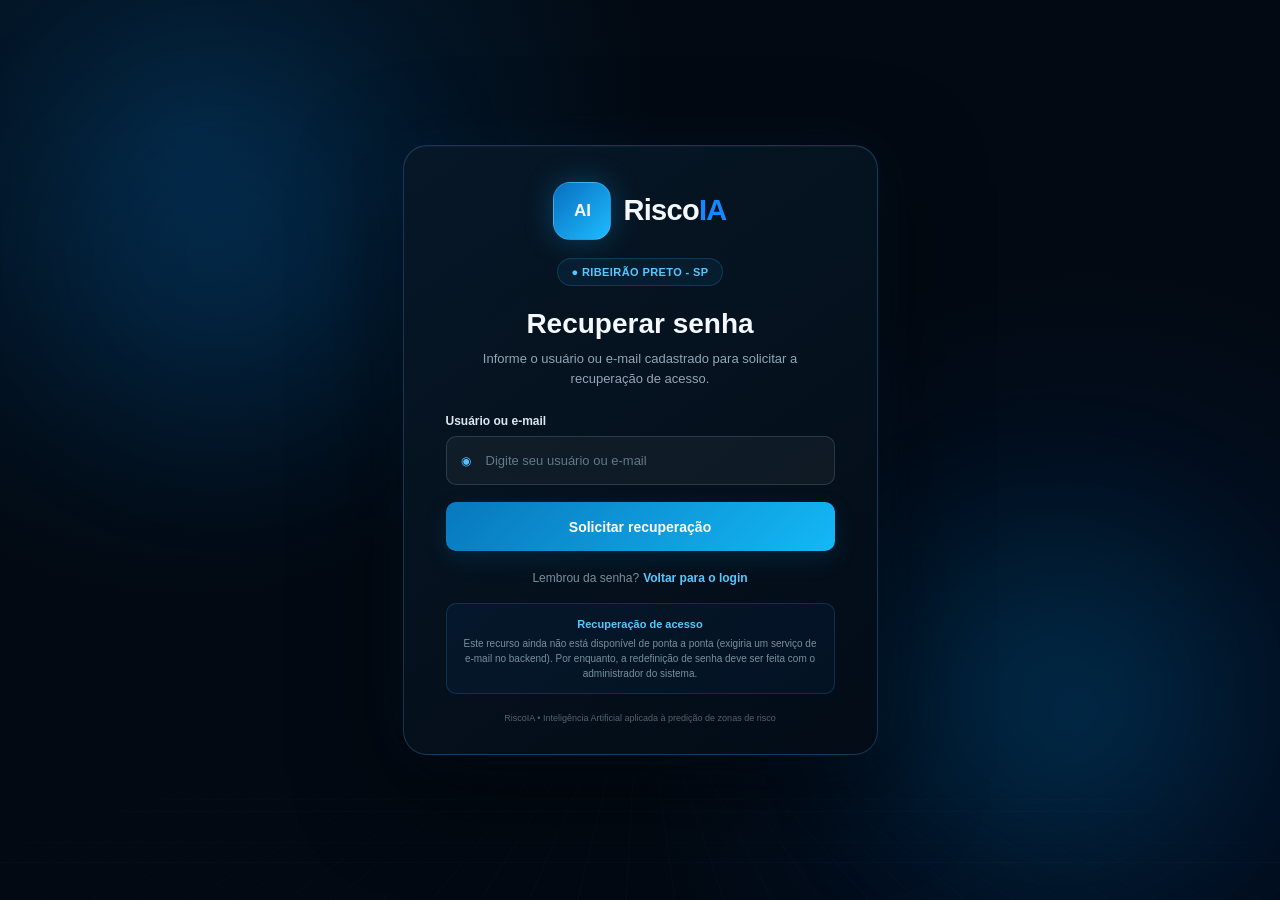
<file: frontend/forgot-password.html>
<!DOCTYPE html>
<html lang="pt-BR">
<head>
    <meta charset="UTF-8">
    <meta name="viewport" content="width=device-width, initial-scale=1.0">
    <title>RiscoIA | Recuperar senha</title>
    <link rel="stylesheet" href="login.css">
    <link rel="stylesheet" href="enhancements.css">
</head>
<body>
<div class="background">
    <div class="grid"></div>
    <div class="glow glow-one"></div>
    <div class="glow glow-two"></div>
</div>

<main class="login-container">
    <section class="login-card recovery-card" aria-labelledby="recoveryTitle">
        <div class="brand">
            <div class="logo-icon"><span>AI</span></div>
            <div class="brand-name">Risco<span>IA</span></div>
        </div>

        <div class="location">● RIBEIRÃO PRETO - SP</div>

        <div class="heading">
            <h1 id="recoveryTitle">Recuperar senha</h1>
            <p>Informe o usuário ou e-mail cadastrado para solicitar a recuperação de acesso.</p>
        </div>

        <form id="recoveryForm" class="auth-form" novalidate>
            <div class="input-group">
                <label for="recoveryIdentity">Usuário ou e-mail</label>
                <div class="input-wrapper">
                    <span class="input-icon">◉</span>
                    <input id="recoveryIdentity" type="text" autocomplete="username"
                           placeholder="Digite seu usuário ou e-mail" required>
                </div>
            </div>

            <button type="submit" class="login-button recovery-button" id="recoveryButton">
                Solicitar recuperação
            </button>

            <div id="recoveryMessage" class="message hidden" role="status" aria-live="polite"></div>
        </form>

        <div class="switch-auth recovery-back-area">
            <span>Lembrou da senha?</span>
            <a href="login.html" class="recovery-back">Voltar para o login</a>
        </div>

        <div class="recovery-info">
            <strong>Recuperação de acesso</strong>
            <span>Este recurso ainda não está disponível de ponta a ponta (exigiria um serviço de e-mail no backend). Por enquanto, a redefinição de senha deve ser feita com o administrador do sistema.</span>
        </div>

        <footer>
            RiscoIA • Inteligência Artificial aplicada à predição de zonas de risco
        </footer>
    </section>
</main>

<script src="utils.js"></script>
<script src="enhancements.js"></script>
</body>
</html>
</file>
<file: frontend/login.css>
* {
    margin: 0;
    padding: 0;
    box-sizing: border-box;
}

:root {
    --blue: #1688ff;
    --blue-light: #28baff;
    --bg: #020912;
    --card: rgba(5, 18, 31, 0.94);
    --text: #f4f8fc;
    --muted: #91a7b6;
}

body {
    min-height: 100vh;
    font-family: Arial, Helvetica, sans-serif;
    color: var(--text);
    background:
        radial-gradient(circle at 15% 15%, rgba(11, 111, 184, .24), transparent 35%),
        radial-gradient(circle at 85% 80%, rgba(0, 102, 255, .12), transparent 35%),
        #020912;
    overflow-x: hidden;
}

.background {
    position: fixed;
    inset: 0;
    overflow: hidden;
    z-index: 0;
}

.grid {
    position: absolute;
    inset: -20%;
    opacity: .18;
    background-image:
        linear-gradient(rgba(40, 180, 255, .15) 1px, transparent 1px),
        linear-gradient(90deg, rgba(40, 180, 255, .15) 1px, transparent 1px);
    background-size: 55px 55px;
    transform: perspective(700px) rotateX(58deg) scale(1.5);
    transform-origin: center bottom;
}

.glow {
    position: absolute;
    width: 320px;
    height: 320px;
    border-radius: 50%;
    filter: blur(90px);
    opacity: .12;
}

.glow-one {
    background: #008cff;
    left: 5%;
    top: 10%;
}

.glow-two {
    background: #00c8ff;
    right: 5%;
    bottom: 5%;
}

.login-container {
    position: relative;
    z-index: 1;
    min-height: 100vh;
    display: flex;
    align-items: center;
    justify-content: center;
    padding: 28px;
}

.login-card {
    width: 100%;
    max-width: 475px;
    padding: 36px 42px 30px;
    border: 1px solid rgba(54, 184, 255, .25);
    border-radius: 24px;
    background: linear-gradient(145deg, rgba(7, 24, 40, .97), rgba(3, 12, 22, .96));
    box-shadow:
        0 30px 100px rgba(0,0,0,.55),
        0 0 60px rgba(0, 148, 255, .08),
        inset 0 1px 0 rgba(255,255,255,.04);
    backdrop-filter: blur(18px);
}

.brand {
    display: flex;
    align-items: center;
    justify-content: center;
    gap: 12px;
    margin-bottom: 18px;
}

.logo-icon {
    width: 58px;
    height: 58px;
    display: flex;
    align-items: center;
    justify-content: center;
    border-radius: 17px;
    background: linear-gradient(135deg, #086fc0, #1ebcff);
    box-shadow: 0 0 30px rgba(20, 175, 255, .28);
    border: 1px solid rgba(255,255,255,.12);
}

.logo-icon span {
    font-size: 17px;
    font-weight: 900;
}

.brand-name {
    font-size: 29px;
    font-weight: 800;
    letter-spacing: -.7px;
}

.brand-name span {
    color: var(--blue);
}

.location {
    width: fit-content;
    margin: 0 auto 22px;
    padding: 7px 13px;
    border: 1px solid rgba(47, 169, 255, .2);
    border-radius: 999px;
    color: #55c8ff;
    background: rgba(25, 150, 230, .08);
    font-size: 11px;
    font-weight: 700;
    letter-spacing: .4px;
}

.heading {
    text-align: center;
    margin-bottom: 25px;
}

.heading h1 {
    font-size: 28px;
    margin-bottom: 9px;
}

.heading p {
    color: var(--muted);
    font-size: 13px;
    line-height: 1.55;
}

.auth-form {
    animation: fadeIn .25s ease;
}

.hidden {
    display: none !important;
}

.input-group {
    margin-bottom: 17px;
}

.input-group label {
    display: block;
    margin-bottom: 8px;
    color: #dbe8f0;
    font-size: 12px;
    font-weight: 700;
}

.input-wrapper {
    position: relative;
}

.input-icon {
    position: absolute;
    left: 15px;
    top: 50%;
    transform: translateY(-50%);
    color: #55bfff;
    font-size: 12px;
    pointer-events: none;
}

.input-wrapper input {
    width: 100%;
    height: 49px;
    padding: 0 16px 0 39px;
    border: 1px solid rgba(132, 174, 195, .22);
    border-radius: 10px;
    outline: none;
    background: rgba(255,255,255,.045);
    color: white;
    font-size: 13px;
    transition: .2s ease;
}

.input-wrapper input:focus {
    border-color: var(--blue-light);
    background: rgba(20, 160, 235, .055);
    box-shadow: 0 0 0 3px rgba(34,186,255,.09);
}

.input-wrapper input::placeholder {
    color: #627987;
}

.password-toggle {
    position: absolute;
    right: 12px;
    top: 50%;
    transform: translateY(-50%);
    border: 0;
    background: transparent;
    color: #54c9ff;
    cursor: pointer;
    font-size: 11px;
    font-weight: 700;
}

.form-options {
    display: flex;
    justify-content: space-between;
    align-items: center;
    margin: 2px 0 20px;
}

.remember {
    display: flex;
    align-items: center;
    gap: 7px;
    color: #78909e;
    font-size: 11px;
    cursor: pointer;
}

.remember input {
    accent-color: var(--blue);
}

.login-button {
    width: 100%;
    min-height: 49px;
    border: 0;
    border-radius: 10px;
    background: linear-gradient(135deg, #0878bd, #14b8f5);
    color: white;
    font-size: 14px;
    font-weight: 800;
    cursor: pointer;
    transition: .2s ease;
    box-shadow: 0 8px 25px rgba(0, 151, 230, .13);
}

.login-button:hover {
    transform: translateY(-2px);
    box-shadow: 0 13px 32px rgba(0, 177, 245, .22);
}

.login-button:active {
    transform: translateY(0);
}

.login-button:disabled {
    opacity: .6;
    cursor: not-allowed;
}

.message {
    margin-top: 13px;
    padding: 11px 12px;
    border-radius: 9px;
    font-size: 12px;
    line-height: 1.4;
}

.message.success {
    color: #73e6b2;
    border: 1px solid rgba(40, 220, 150, .28);
    background: rgba(40, 220, 150, .08);
}

.message.error {
    color: #ff9292;
    border: 1px solid rgba(255, 80, 80, .28);
    background: rgba(255, 70, 70, .08);
}

.switch-auth {
    text-align: center;
    margin-top: 20px;
    color: #78909e;
    font-size: 12px;
}

.switch-auth button {
    margin-left: 5px;
    border: 0;
    background: transparent;
    color: #55c9ff;
    font-weight: 800;
    cursor: pointer;
}

.system-info {
    display: flex;
    justify-content: space-between;
    gap: 10px;
    margin-top: 25px;
    padding-top: 18px;
    border-top: 1px solid rgba(255,255,255,.07);
    color: #657c89;
    font-size: 10px;
}

.status-dot {
    display: inline-block;
    width: 7px;
    height: 7px;
    margin-right: 5px;
    border-radius: 50%;
    background: #35d99a;
    box-shadow: 0 0 8px rgba(53,217,154,.8);
}

.status-dot.offline {
    background: #ff5f5f;
    box-shadow: 0 0 8px rgba(255,95,95,.8);
}

footer {
    margin-top: 18px;
    text-align: center;
    color: #4f6470;
    font-size: 9px;
    line-height: 1.4;
}

@keyframes fadeIn {
    from { opacity: 0; transform: translateY(4px); }
    to { opacity: 1; transform: translateY(0); }
}

@media (max-width: 520px) {
    .login-container {
        padding: 16px;
    }

    .login-card {
        padding: 30px 23px 25px;
    }

    .heading h1 {
        font-size: 25px;
    }

    .system-info {
        flex-direction: column;
    }
}
</file>
<file: frontend/enhancements.css>
/* =====================================================
   RiscoIA - complementos de acessibilidade e estados
   Adicionado sem remover os estilos originais.
===================================================== */

.sr-only {
    position: absolute !important;
    width: 1px !important;
    height: 1px !important;
    padding: 0 !important;
    margin: -1px !important;
    overflow: hidden !important;
    clip: rect(0, 0, 0, 0) !important;
    white-space: nowrap !important;
    border: 0 !important;
}

.forgot-password-link {
    text-align: center;
    margin: 13px 0 0;
}

.forgot-password-link button {
    width: 100%;
    min-height: 42px;
    border: 1px solid rgba(40, 186, 255, .45);
    border-radius: 10px;
    background: rgba(22, 136, 255, .10);
    color: #55c9ff;
    cursor: pointer;
    font-size: 12px;
    font-weight: 800;
    padding: 10px 14px;
    transition: .2s ease;
    box-shadow: 0 5px 20px rgba(0, 151, 230, .08);
}

.forgot-password-link button:hover {
    transform: translateY(-1px);
    border-color: #28baff;
    background: linear-gradient(135deg, rgba(8, 120, 189, .28), rgba(20, 184, 245, .18));
    color: #ffffff;
    box-shadow: 0 9px 26px rgba(0, 177, 245, .18);
}

.forgot-password-link button:focus-visible,
.switch-auth button:focus-visible,
.password-toggle:focus-visible,
.login-button:focus-visible,
.btn:focus-visible,
.map-controls button:focus-visible,
.mobile-menu:focus-visible,
.state-card button:focus-visible {
    outline: 3px solid rgba(85, 201, 255, .75);
    outline-offset: 3px;
}

/* Correção: [hidden] tem a mesma especificidade que .system-status, e como
   "display: grid" é declarado depois, ele vencia a regra nativa do navegador
   que esconde elementos com o atributo "hidden". Resultado: o aviso ficava
   visível o tempo todo, mesmo quando script.js definia hidden = true (ex.:
   com a internet funcionando normalmente). Esta regra garante que o
   atributo "hidden" realmente esconda o aviso. */
.system-status[hidden] {
    display: none;
}

.system-status {
    width: min(1120px, 90%);
    margin: 92px auto 0;
    padding: 14px 18px;
    border: 1px solid rgba(255, 170, 70, .35);
    border-radius: 12px;
    background: rgba(80, 45, 10, .72);
    color: #ffe4b5;
    display: grid;
    grid-template-columns: auto 1fr auto;
    align-items: center;
    gap: 12px;
    position: relative;
    z-index: 10;
}

.system-status button {
    border: 1px solid currentColor;
    background: transparent;
    color: inherit;
    border-radius: 8px;
    padding: 7px 12px;
    cursor: pointer;
    font-weight: 700;
}

.state-card {
    margin: 24px 0;
    padding: 34px;
    border: 1px dashed #36516b;
    border-radius: 14px;
    background: #071525;
    text-align: center;
}

.state-icon {
    font-size: 34px;
    margin-bottom: 8px;
}

.state-card h3 {
    margin-bottom: 8px;
}

.state-card p {
    color: #8797aa;
    max-width: 620px;
    margin: 0 auto 18px;
    line-height: 1.55;
}

@media (max-width: 700px) {
    .system-status {
        grid-template-columns: 1fr;
        margin-top: 82px;
    }

    .system-status button {
        width: 100%;
    }
}

@media (prefers-reduced-motion: reduce) {
    *,
    *::before,
    *::after {
        scroll-behavior: auto !important;
        animation-duration: .01ms !important;
        animation-iteration-count: 1 !important;
        transition-duration: .01ms !important;
    }
}

/* Brilho que segue o cursor pela tela. Puramente decorativo (pointer-events
   desligado), some em telas sem mouse e é removido quando o usuário prefere
   menos movimento na tela. */
.cursor-glow {
    position: fixed;
    top: 0;
    left: 0;
    width: 320px;
    height: 320px;
    margin-left: -160px;
    margin-top: -160px;
    border-radius: 50%;
    background: radial-gradient(circle, rgba(56, 189, 255, .22), rgba(56, 189, 255, .05) 45%, rgba(56, 189, 255, 0) 70%);
    mix-blend-mode: screen;
    pointer-events: none;
    z-index: 4;
    opacity: 0;
    transition: opacity .35s ease;
    will-change: transform;
}

.reduce-motion .cursor-glow,
.cursor-glow.is-disabled {
    display: none;
}


.recovery-card {
    max-width: 475px;
}

.recovery-button {
    background: linear-gradient(135deg, #0878bd, #14b8f5);
}

.recovery-back-area {
    display: flex;
    justify-content: center;
    align-items: center;
    gap: 4px;
}

.recovery-back {
    color: #55c9ff;
    font-weight: 800;
    text-decoration: none;
}

.recovery-back:hover {
    color: #ffffff;
    text-decoration: underline;
}

.recovery-info {
    margin-top: 18px;
    padding: 12px 14px;
    border: 1px solid rgba(40, 186, 255, .18);
    border-radius: 10px;
    background: rgba(22, 136, 255, .055);
    color: #78909e;
    font-size: 10px;
    line-height: 1.5;
    text-align: center;
}

.recovery-info strong {
    display: block;
    margin-bottom: 3px;
    color: #55c9ff;
    font-size: 11px;
}


/* =====================================================
   RISCOIA - MONITORAMENTO E RELATÓRIOS
===================================================== */
.smart-monitor{padding:78px 0;background:#06111f;}
.smart-stats{display:grid;grid-template-columns:repeat(4,1fr);gap:16px;margin:26px 0;}
.smart-stat{padding:22px;border:1px solid rgba(91,145,190,.22);border-radius:16px;background:linear-gradient(145deg,#0a1b2c,#081523);box-shadow:0 12px 30px rgba(0,0,0,.14);}
.smart-stat strong{display:block;font-size:34px;line-height:1;margin-bottom:8px;color:#fff;}
.smart-stat span{color:#8296aa;font-size:13px;}
.smart-grid{display:grid;grid-template-columns:1.3fr .7fr;gap:18px;}
.smart-panel,.comparison-panel,.history-panel{border:1px solid rgba(91,145,190,.22);border-radius:16px;background:#081827;padding:24px;}
.smart-panel-head{display:flex;justify-content:space-between;gap:18px;align-items:flex-start;}
.smart-panel h3{margin:6px 0 0;font-size:20px;}
.mini-label{font-size:10px;letter-spacing:1.4px;color:#5bc8ff;font-weight:800;}
.smart-badge{display:inline-flex;padding:7px 10px;border-radius:999px;font-size:10px;font-weight:900;white-space:nowrap;}
.smart-badge.high{background:rgba(239,68,68,.14);color:#ff7777}.smart-badge.medium{background:rgba(245,158,11,.14);color:#ffc05b}.smart-badge.low{background:rgba(34,197,94,.14);color:#66dc91}.smart-badge.neutral{background:rgba(148,163,184,.12);color:#9aa9b9}.smart-badge.info{background:rgba(56,189,248,.13);color:#63d2ff;}
.smart-panel p{color:#8fa2b5;line-height:1.65;margin:15px 0 18px;}
.smart-meter{height:9px;background:#0d2639;border-radius:999px;overflow:hidden}.smart-meter span{display:block;height:100%;width:0;border-radius:inherit;background:#ef4444;transition:width .45s ease;}
.btn-small{padding:9px 14px;font-size:12px;}
.prediction-history-link{display:flex;justify-content:center;margin-top:18px;}
.report-grid-4{grid-template-columns:repeat(4,1fr)!important;}
.report-tools{display:grid;grid-template-columns:180px 180px 180px 1fr;gap:16px;align-items:end;margin:24px 0;padding:18px;border:1px solid rgba(91,145,190,.2);border-radius:14px;background:#081827;}
.report-tools label{display:flex;flex-direction:column;gap:7px;color:#8fa2b5;font-size:11px;font-weight:800;text-transform:uppercase;letter-spacing:.5px;}
.report-tools select,.report-tools input{width:100%;padding:11px 12px;border:1px solid #24415a;border-radius:9px;background:#06111f;color:#fff;}
.report-actions{display:flex;justify-content:flex-end;gap:8px;flex-wrap:wrap;}
.danger-outline{border-color:rgba(239,68,68,.35)!important;color:#ff8c8c!important;}
.section-heading.compact{margin-bottom:18px}.section-heading.compact h2{margin-bottom:6px;}
.comparison-grid{display:grid;grid-template-columns:repeat(3,1fr);gap:12px;}
.comparison-card{padding:16px;border:1px solid rgba(91,145,190,.2);border-radius:12px;background:#061421}.comparison-card h3{font-size:15px;margin:0 0 10px}.comparison-card p{margin:5px 0;color:#8fa2b5;font-size:12px}.comparison-bar{height:7px;background:#102a3e;border-radius:999px;overflow:hidden;margin-top:10px}.comparison-bar span{display:block;height:100%;background:#38bdf8;}
.history-panel{margin-top:20px}.table-wrap{overflow-x:auto}.history-table{width:100%;border-collapse:collapse;min-width:850px}.history-table th,.history-table td{padding:13px 11px;text-align:left;border-bottom:1px solid rgba(91,145,190,.13);font-size:12px}.history-table th{color:#6dd3ff;text-transform:uppercase;font-size:10px;letter-spacing:.7px}.history-table td{color:#c4d0db}.risk-pill{display:inline-flex;padding:5px 8px;border-radius:999px;font-weight:900;font-size:9px}.risk-pill.alto{background:rgba(239,68,68,.15);color:#ff7d7d}.risk-pill.medio{background:rgba(245,158,11,.15);color:#ffc15f}.risk-pill.baixo{background:rgba(34,197,94,.15);color:#65dc91}.history-empty{padding:34px;text-align:center;color:#7f92a5;border:1px dashed #28445b;border-radius:12px;margin-top:12px}.report-note{margin-top:20px;}
@media(max-width:900px){.smart-stats,.report-grid-4{grid-template-columns:repeat(2,1fr)!important}.smart-grid,.report-tools{grid-template-columns:1fr}.comparison-grid{grid-template-columns:1fr}.report-actions{justify-content:flex-start}}
@media(max-width:600px){.smart-stats{grid-template-columns:1fr 1fr!important}.smart-stat strong{font-size:27px}}
@media print{.navbar,.report-tools,.btn,.nav-menu{display:none!important}.page-main{padding-top:0}.report-note{break-inside:avoid}.history-panel,.comparison-panel{border:1px solid #aaa;background:#fff}.history-table th,.history-table td{color:#111}.section-heading h1,.section-heading h2,.section-heading p,.comparison-card h3,.comparison-card p{color:#111}.report-card{border:1px solid #aaa;background:#fff}.report-card strong,.report-card span{color:#111!important}}

/* =====================================================
   Estado de carregamento do mapa (adicionado)
===================================================== */
.map-wrap{position:relative;}
.map-loading-state{position:absolute;inset:0;display:flex;align-items:center;justify-content:center;text-align:center;padding:20px;background:rgba(2,10,21,.72);color:#cbd5e1;font-size:13px;font-weight:600;z-index:600;pointer-events:none;}
.map-loading-state[hidden]{display:none;}

/* =====================================================
   Recuperação de senha em duas etapas (adicionado)
===================================================== */
.recovery-code-hint{margin:4px 0 6px;padding:11px 13px;border:1px dashed #29405a;border-radius:8px;background:#071525;color:#8fe3b0;font-size:12px;letter-spacing:.3px;}
.recovery-code-hint[hidden]{display:none;}
.recovery-back-step{background:none;border:none;color:#8fa2b5;font-size:12px;text-decoration:underline;cursor:pointer;padding:0;margin-top:4px;}

/* =====================================================
   Condições ao vivo (Open-Meteo) - botão na predição e
   card "Risco agora" no dashboard (adicionado)
===================================================== */
.live-conditions-button{display:flex;align-items:center;justify-content:center;gap:8px;width:100%;margin-bottom:18px;}
.live-risk-grid{display:grid;grid-template-columns:repeat(auto-fit,minmax(140px,1fr));gap:8px;margin:12px 0;}
.live-risk-item{display:flex;flex-direction:column;gap:2px;padding:10px 12px;border-radius:10px;border:1px solid rgba(148,163,184,.18);background:#0a1c30;}
.live-risk-via{font-size:11px;color:#94a3b8;text-transform:uppercase;letter-spacing:.4px;}
.live-risk-value{font-size:18px;font-weight:700;}
.live-risk-item.alto{border-color:rgba(239,68,68,.45);}
.live-risk-item.alto .live-risk-value{color:#ef4444;}
.live-risk-item.medio{border-color:rgba(245,158,11,.45);}
.live-risk-item.medio .live-risk-value{color:#f59e0b;}
.live-risk-item.baixo{border-color:rgba(34,197,94,.45);}
.live-risk-item.baixo .live-risk-value{color:#22c55e;}

/* =====================================================
   Modelos de risco (GET /risco/...): previsão mensal,
   zonas em alta e cartão do modelo publicado
===================================================== */
.chart-card-wide{grid-column:1/-1}
.chart-note{margin-top:12px;font-size:13px;line-height:1.5}
.hot-zones-list{list-style:none;margin:12px 0 0;padding:0;display:grid;gap:8px}
.hot-zones-list li{display:flex;justify-content:space-between;gap:12px;padding:9px 12px;border-radius:10px;border:1px solid rgba(239,68,68,.35);background:#0a1c30;font-size:13px}
.hot-zones-list li strong{color:#ff7777;white-space:nowrap}
.model-info{max-width:1000px;margin:40px auto 0;background:#071525;border:1px solid #1b334d;border-radius:14px;padding:24px}
.model-info h3{margin:6px 0 12px}
.model-info ul{margin:0;padding-left:18px;color:#9db3c9;line-height:1.7}
.risk-alert .risk-alert-meta{display:block;margin-top:10px;font-size:12px;color:#7990aa}
.live-risk-detail{font-size:11px;color:#7990aa}

/* =====================================================
   Páginas de dados (analise.js): Explorar, Ficha,
   Comparar cidades e Dados
===================================================== */
.analise-section{padding:30px 0 80px}
.analise-section .section-heading h1{font-size:clamp(28px,4vw,40px)}
.filtros-bar{display:flex;flex-wrap:wrap;gap:12px 16px;align-items:flex-end;background:#071525;border:1px solid #1b334d;border-radius:14px;padding:16px 18px;margin-bottom:12px}
.filtros-bar label{display:flex;flex-direction:column;gap:6px;font-size:11px;color:#7990aa;text-transform:uppercase;letter-spacing:.05em}
.filtros-bar input,.filtros-bar select{background:#0a1c30;color:#f8fafc;border:1px solid #35506d;border-radius:8px;padding:8px 10px;font-size:13px;min-width:130px;text-transform:none;letter-spacing:0}
.filtros-bar .filtro-via input{min-width:240px}
.filtros-acoes{display:flex;gap:8px;margin-left:auto}
.filtros-resumo{color:#9db3c9;font-size:13px;margin:0 0 18px}
.kpi-grid{display:grid;grid-template-columns:repeat(auto-fit,minmax(170px,1fr));gap:14px;margin:0 0 22px}
.kpi-card{background:#071525;border:1px solid #1b334d;border-radius:14px;padding:16px 18px;display:flex;flex-direction:column;gap:2px}
.kpi-card strong{font-size:28px;color:#f8fafc;line-height:1.15}
.kpi-card span{color:#9db3c9;font-size:13px}
.kpi-card small{color:#7990aa;font-size:11px}
.chart-wrap-alto{height:560px}
.heat-grid{display:grid;grid-template-columns:42px repeat(24,1fr);gap:2px;margin-top:10px}
.heat-cel{aspect-ratio:1/1;border-radius:3px;background:#0a1c30;min-width:0}
.heat-cab,.heat-dia{background:none;font-size:10px;color:#7990aa;display:flex;align-items:center;justify-content:center;aspect-ratio:auto}
.heat-dia{justify-content:flex-start}
.mapa-analise{border-radius:12px;overflow:hidden;border:1px solid #1b334d}
.mapa-analise > div{height:460px;width:100%}
.analise-bloco{margin-top:40px}
.analise-table a{color:#63d2ff;text-decoration:none}
.analise-table a:hover{text-decoration:underline}
.analise-table .linha-destaque td{background:rgba(239,68,68,.12);color:#fff;font-weight:700}
.export-bloco{background:#071525;border:1px solid #1b334d;border-radius:14px;padding:22px;display:flex;flex-wrap:wrap;gap:10px;align-items:center}
.export-bloco h3,.export-bloco p{width:100%;margin:0}
.export-bloco p{color:#9db3c9;margin-bottom:6px}
.destaques{display:grid;gap:10px;margin-top:10px}
.destaque-total{color:#9db3c9;margin:0}
.destaque{display:flex;align-items:baseline;gap:10px;padding:10px 12px;border-radius:10px;background:#0a1c30;border:1px solid rgba(239,68,68,.25)}
.destaque strong{font-size:22px;color:#ff7777;min-width:84px}
.destaque span{color:#c4d0db;font-size:13px}
.ficha-topo{display:grid;grid-template-columns:1fr 1.4fr;gap:20px;margin-bottom:22px}
.ficha-risco{background:#071525;border:1px solid #1b334d;border-radius:14px;padding:22px;display:flex;flex-direction:column;gap:10px}
.ficha-risco strong{font-size:20px;color:#f8fafc}
.ficha-risco p{color:#9db3c9;margin:0;line-height:1.5}
.ficha-veiculos{font-size:13px}
.em-alta{color:#ff7777}
.mapa-ficha > div{height:340px}
.risk-tag-inline{align-self:flex-start;font-size:11px;font-weight:800;letter-spacing:.05em;padding:5px 10px;border-radius:999px;background:#14243a}
.risk-tag-inline.alto{background:#ef4444;color:#fff}.risk-tag-inline.medio{background:#f59e0b;color:#111827}.risk-tag-inline.baixo{background:#22c55e;color:#052e16}
.callout-aviso{border-left:4px solid #f59e0b;background:rgba(245,158,11,.08);color:#fcd9a0;padding:12px 16px;border-radius:0 10px 10px 0;margin:0 0 18px;font-size:13px;line-height:1.5}
.callout-aviso:empty{display:none}
.fontes-grid{display:grid;grid-template-columns:repeat(3,1fr);gap:16px}
.fonte-card{background:#071525;border:1px solid #1b334d;border-radius:14px;padding:20px}
.fonte-card h3{margin:0 0 8px;font-size:16px}
.fonte-card p{color:#c4d0db;margin:0 0 10px;line-height:1.5;font-size:14px}
.fonte-card small{color:#7990aa;line-height:1.5}
.limitacoes{margin:0;padding-left:20px;color:#c4d0db;line-height:1.8}
.link-ficha{white-space:nowrap}
@media(max-width:900px){.ficha-topo,.fontes-grid{grid-template-columns:1fr}.filtros-acoes{margin-left:0}.heat-grid{grid-template-columns:30px repeat(24,1fr)}.heat-cab{font-size:8px}}
.risk-alert-link{display:inline-block;margin-top:12px;color:#63d2ff;font-size:13px;font-weight:700;text-decoration:none}
.risk-alert-link:hover{text-decoration:underline}
.analise-bloco + .charts-grid{margin-top:28px}
</file>
